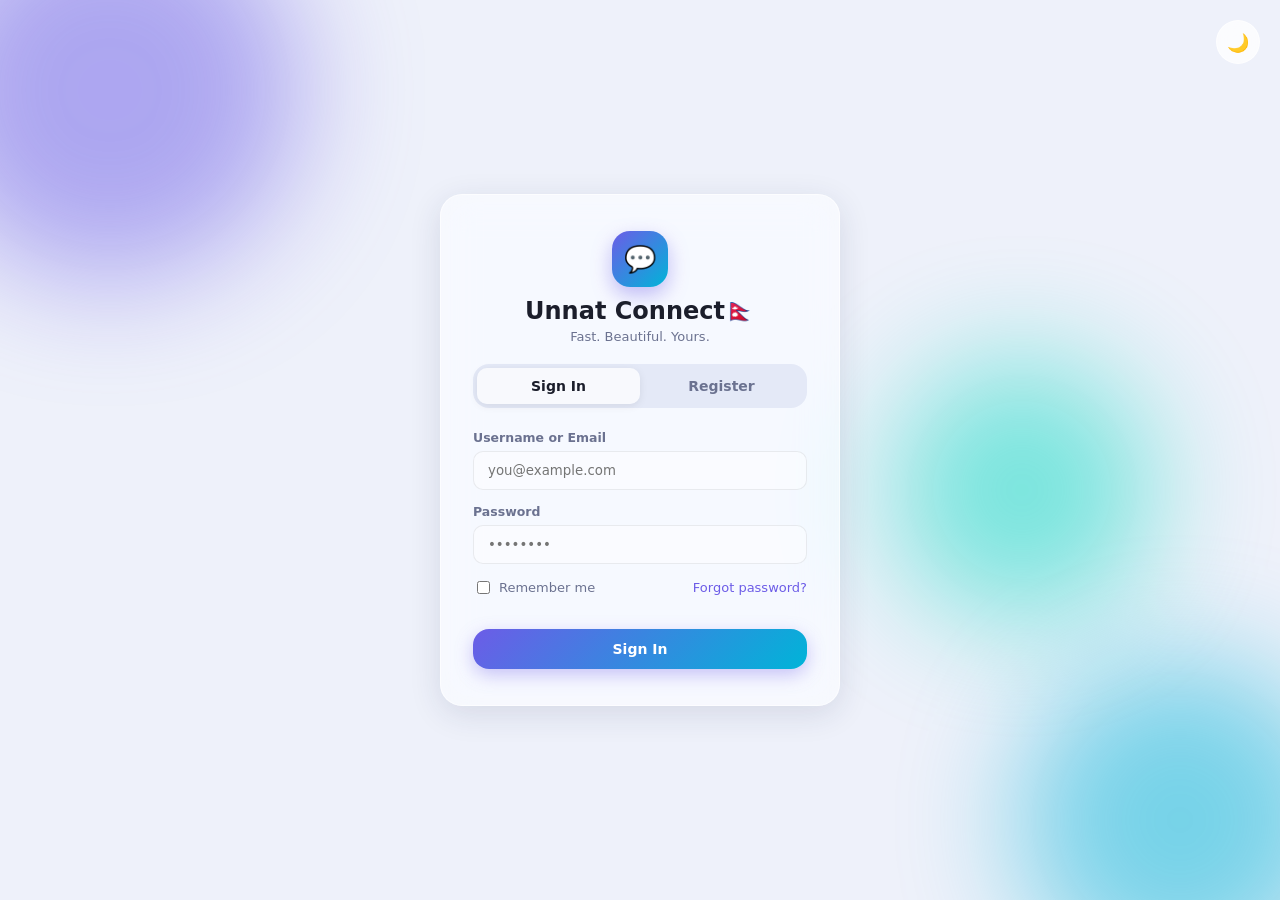
<file: frontend/index.html>
<!DOCTYPE html>
<html lang="en">
<head>
<meta charset="UTF-8">
<meta name="viewport" content="width=device-width, initial-scale=1.0">
<title>Messenger — Sign In</title>
<link rel="stylesheet" href="css/style.css">
</head>
<body class="auth-body">

  <div class="auth-bg-shapes">
    <span class="shape shape-1"></span>
    <span class="shape shape-2"></span>
    <span class="shape shape-3"></span>
  </div>

  <button id="themeToggle" class="theme-toggle" title="Toggle theme">🌙</button>

  <div class="auth-wrapper glass-card">
    <div class="auth-brand">
      <div class="brand-logo">💬</div>
      <h1>Unnat Connect🇳🇵</h1>
      <p class="brand-tag">Fast. Beautiful. Yours.</p>
    </div>

    <div class="auth-tabs">
      <button class="auth-tab active" data-tab="login">Sign In</button>
      <button class="auth-tab" data-tab="register">Register</button>
    </div>

    <!-- LOGIN FORM -->
    <form id="loginForm" class="auth-form active">
      <div class="field">
        <label>Username or Email</label>
        <input type="text" id="loginIdentifier" placeholder="you@example.com" required autocomplete="username">
      </div>
      <div class="field">
        <label>Password</label>
        <input type="password" id="loginPassword" placeholder="••••••••" required autocomplete="current-password">
      </div>
      <div class="field-row">
        <label class="checkbox-label">
          <input type="checkbox" id="rememberMe"> Remember me
        </label>
        <a href="#" id="forgotLink" class="link-muted">Forgot password?</a>
      </div>
      <div id="loginError" class="form-error"></div>
      <button type="submit" class="btn-primary">Sign In</button>
    </form>

    <!-- REGISTER FORM -->
    <form id="registerForm" class="auth-form">
      <div class="field">
        <label>Username</label>
        <input type="text" id="regUsername" placeholder="janedoe" required minlength="3" maxlength="32">
      </div>
      <div class="field">
        <label>Email</label>
        <input type="email" id="regEmail" placeholder="you@example.com" required>
      </div>
      <div class="field">
        <label>Password</label>
        <input type="password" id="regPassword" placeholder="At least 8 characters" required minlength="8">
        <div class="strength-meter"><span id="strengthBar"></span></div>
        <small id="strengthLabel" class="strength-label">Password strength</small>
      </div>
      <div id="registerError" class="form-error"></div>
      <button type="submit" class="btn-primary">Create Account</button>
    </form>

    <!-- FORGOT PASSWORD (UI only, as specified) -->
    <form id="forgotForm" class="auth-form">
      <p class="forgot-note">Enter your email and we'll send you a reset link.</p>
      <div class="field">
        <label>Email</label>
        <input type="email" id="forgotEmail" placeholder="you@example.com" required>
      </div>
      <div id="forgotSuccess" class="form-success"></div>
      <button type="submit" class="btn-primary">Send Reset Link</button>
      <button type="button" id="backToLogin" class="btn-ghost">Back to Sign In</button>
    </form>
  </div>

  <script src="js/api.js"></script>
  <script src="js/auth.js"></script>
</body>
</html>
</file>
<file: frontend/css/style.css>
/* ==========================================================================
   NIMBUS MESSENGER — Design System
   Palette: violet → cyan gradient ("nimbus" = cloud), glass surfaces
   ========================================================================== */

:root {
  --grad-a: #6C5CE7;
  --grad-b: #00B4D8;
  --accent: #00D9C0;
  --danger: #FF5C7A;
  --warn: #FFB020;

  --bg: #EEF1FA;
  --bg-soft: #E4E9F7;
  --text: #1B1E2B;
  --text-muted: #6B7290;
  --border: rgba(27, 30, 43, 0.08);

  --glass-bg: rgba(255, 255, 255, 0.55);
  --glass-bg-strong: rgba(255, 255, 255, 0.75);
  --glass-border: rgba(255, 255, 255, 0.6);
  --glass-shadow: 0 8px 32px rgba(31, 38, 82, 0.12);

  --bubble-sent: linear-gradient(135deg, var(--grad-a), var(--grad-b));
  --bubble-received: rgba(255, 255, 255, 0.75);
  --bubble-received-text: #1B1E2B;

  --radius-lg: 22px;
  --radius-md: 16px;
  --radius-sm: 10px;

  --font-display: "Poppins", "Segoe UI", system-ui, sans-serif;
  --font-body: "Inter", "Segoe UI", system-ui, sans-serif;
}

[data-theme="dark"] {
  --bg: #0E111B;
  --bg-soft: #151926;
  --text: #EDEFF7;
  --text-muted: #9297B3;
  --border: rgba(255, 255, 255, 0.08);

  --glass-bg: rgba(30, 34, 51, 0.55);
  --glass-bg-strong: rgba(30, 34, 51, 0.78);
  --glass-border: rgba(255, 255, 255, 0.08);
  --glass-shadow: 0 8px 32px rgba(0, 0, 0, 0.45);

  --bubble-received: rgba(40, 44, 64, 0.75);
  --bubble-received-text: #EDEFF7;
}

* { box-sizing: border-box; }

html, body {
  margin: 0;
  padding: 0;
  height: 100%;
  font-family: var(--font-body);
  color: var(--text);
  background: var(--bg);
  transition: background 0.35s ease, color 0.35s ease;
}

@import url("https://fonts.googleapis.com/css2?family=Poppins:wght@500;600;700&family=Inter:wght@400;500;600&display=swap");

h1, h2, h3, h4 { font-family: var(--font-display); margin: 0; }

::-webkit-scrollbar { width: 8px; height: 8px; }
::-webkit-scrollbar-thumb { background: rgba(108, 92, 231, 0.35); border-radius: 8px; }
::-webkit-scrollbar-track { background: transparent; }

button { font-family: var(--font-body); cursor: pointer; }
input, textarea {
  font-family: var(--font-body);
  color: var(--text);
  background: rgba(255, 255, 255, 0.4);
  border: 1px solid var(--border);
  border-radius: var(--radius-sm);
  padding: 11px 14px;
  outline: none;
  transition: border 0.2s, box-shadow 0.2s;
}
[data-theme="dark"] input, [data-theme="dark"] textarea { background: rgba(255,255,255,0.05); }
input:focus, textarea:focus {
  border-color: var(--grad-a);
  box-shadow: 0 0 0 3px rgba(108, 92, 231, 0.15);
}

/* ============ GLASS PRIMITIVES ============ */
.glass-card, .glass-panel {
  background: var(--glass-bg);
  border: 1px solid var(--glass-border);
  backdrop-filter: blur(18px) saturate(160%);
  -webkit-backdrop-filter: blur(18px) saturate(160%);
  box-shadow: var(--glass-shadow);
}
.glass-card { border-radius: var(--radius-lg); }
.glass-panel { border-radius: 0; }

.btn-primary {
  background: linear-gradient(135deg, var(--grad-a), var(--grad-b));
  color: #fff;
  border: none;
  padding: 12px 20px;
  border-radius: var(--radius-md);
  font-weight: 600;
  font-size: 14px;
  transition: transform 0.15s ease, box-shadow 0.15s ease, filter 0.15s;
  box-shadow: 0 6px 18px rgba(108, 92, 231, 0.35);
}
.btn-primary:hover { transform: translateY(-1px); filter: brightness(1.05); }
.btn-primary:active { transform: translateY(0); }

.btn-ghost {
  background: transparent;
  border: 1px solid var(--border);
  color: var(--text);
  padding: 10px 16px;
  border-radius: var(--radius-md);
  font-weight: 500;
  font-size: 13px;
  transition: background 0.15s;
}
.btn-ghost:hover { background: rgba(108, 92, 231, 0.08); }
.btn-ghost.small { padding: 6px 12px; font-size: 12px; }

.btn-danger {
  background: var(--danger);
  color: #fff;
  border: none;
  padding: 10px 16px;
  border-radius: var(--radius-md);
  font-weight: 600;
  font-size: 13px;
}

.icon-btn {
  background: transparent;
  border: none;
  font-size: 18px;
  width: 38px;
  height: 38px;
  border-radius: 50%;
  display: inline-flex;
  align-items: center;
  justify-content: center;
  transition: background 0.15s, transform 0.15s;
  color: var(--text);
  position: relative;
}
.icon-btn:hover { background: rgba(108, 92, 231, 0.12); transform: scale(1.06); }
.icon-btn:active { transform: scale(0.95); }

.avatar { border-radius: 50%; object-fit: cover; background: var(--bg-soft); }
.avatar-sm { width: 42px; height: 42px; }
.avatar-lg { width: 92px; height: 92px; border: 3px solid var(--glass-bg-strong); }

.theme-toggle {
  position: fixed; top: 20px; right: 20px; z-index: 50;
  width: 44px; height: 44px; border-radius: 50%;
  background: var(--glass-bg-strong); border: 1px solid var(--glass-border);
  font-size: 18px; backdrop-filter: blur(10px);
}

/* ============ AUTH PAGE ============ */
.auth-body {
  height: 100vh; display: flex; align-items: center; justify-content: center;
  position: relative; overflow: hidden;
}
.auth-bg-shapes { position: fixed; inset: 0; z-index: 0; overflow: hidden; }
.shape {
  position: absolute; border-radius: 50%; filter: blur(60px); opacity: 0.5;
  animation: float 12s ease-in-out infinite;
}
.shape-1 { width: 380px; height: 380px; background: var(--grad-a); top: -100px; left: -80px; }
.shape-2 { width: 320px; height: 320px; background: var(--grad-b); bottom: -80px; right: -60px; animation-delay: -4s; }
.shape-3 { width: 260px; height: 260px; background: var(--accent); top: 40%; right: 10%; animation-delay: -8s; }
@keyframes float {
  0%, 100% { transform: translate(0, 0) scale(1); }
  50% { transform: translate(30px, -30px) scale(1.08); }
}

.auth-wrapper {
  position: relative; z-index: 1;
  width: 400px; max-width: 92vw;
  padding: 36px 32px;
  border-radius: var(--radius-lg);
  animation: rise 0.5s ease;
}
@keyframes rise { from { opacity: 0; transform: translateY(18px); } to { opacity: 1; transform: translateY(0); } }

.auth-brand { text-align: center; margin-bottom: 20px; }
.brand-logo {
  width: 56px; height: 56px; border-radius: 18px; margin: 0 auto 10px;
  background: linear-gradient(135deg, var(--grad-a), var(--grad-b));
  display: flex; align-items: center; justify-content: center; font-size: 26px;
  box-shadow: 0 8px 20px rgba(108, 92, 231, 0.4);
}
.auth-brand h1 { font-size: 24px; font-weight: 700; }
.brand-tag { color: var(--text-muted); font-size: 13px; margin-top: 4px; }

.auth-tabs { display: flex; background: var(--bg-soft); border-radius: var(--radius-md); padding: 4px; margin-bottom: 22px; }
.auth-tab {
  flex: 1; background: transparent; border: none; padding: 10px; border-radius: var(--radius-sm);
  font-weight: 600; font-size: 14px; color: var(--text-muted); transition: all 0.2s;
}
.auth-tab.active { background: var(--glass-bg-strong); color: var(--text); box-shadow: 0 2px 8px rgba(0,0,0,0.08); }

.auth-form { display: none; flex-direction: column; gap: 14px; animation: fadeIn 0.3s ease; }
.auth-form.active { display: flex; }
@keyframes fadeIn { from { opacity: 0; } to { opacity: 1; } }

.field { display: flex; flex-direction: column; gap: 6px; }
.field label { font-size: 12.5px; font-weight: 600; color: var(--text-muted); }
.field-row { display: flex; justify-content: space-between; align-items: center; font-size: 13px; }
.checkbox-label { display: flex; align-items: center; gap: 6px; color: var(--text-muted); cursor: pointer; }
.link-muted { color: var(--grad-a); text-decoration: none; font-weight: 500; }
.link-muted:hover { text-decoration: underline; }

.form-error { color: var(--danger); font-size: 13px; min-height: 4px; }
.form-success { color: #17A673; font-size: 13px; min-height: 4px; }
.forgot-note { font-size: 13px; color: var(--text-muted); margin: 0 0 4px; }

.strength-meter { height: 4px; border-radius: 4px; background: var(--bg-soft); overflow: hidden; }
.strength-meter span { display: block; height: 100%; width: 0%; transition: width 0.3s, background 0.3s; }
.strength-label { color: var(--text-muted); }

/* ============ APP SHELL ============ */
.app-body { height: 100vh; overflow: hidden; }
.app-shell { display: flex; height: 100vh; }

.sidebar {
  width: 340px; min-width: 340px; display: flex; flex-direction: column;
  border-right: 1px solid var(--glass-border);
}
.sidebar-top { display: flex; align-items: center; justify-content: space-between; padding: 18px 16px 10px; }
.my-profile { display: flex; align-items: center; gap: 10px; cursor: pointer; }
.my-name { font-weight: 600; font-size: 14.5px; }
.my-status { font-size: 11.5px; color: var(--text-muted); }
.sidebar-icons { display: flex; gap: 2px; }

.search-box { padding: 8px 16px; }
.search-box input { width: 100%; border-radius: var(--radius-md); }

.sidebar-filters { display: flex; gap: 8px; padding: 8px 16px 12px; overflow-x: auto; }
.filter-chip {
  background: var(--bg-soft); border: none; padding: 7px 14px; border-radius: 20px;
  font-size: 12.5px; font-weight: 500; color: var(--text-muted); white-space: nowrap; transition: all 0.2s;
}
.filter-chip.active { background: linear-gradient(135deg, var(--grad-a), var(--grad-b)); color: #fff; }

.chat-list { flex: 1; overflow-y: auto; padding: 4px 8px 12px; }
.chat-item {
  display: flex; align-items: center; gap: 12px; padding: 11px 10px; border-radius: var(--radius-md);
  cursor: pointer; transition: background 0.15s; position: relative; margin-bottom: 2px;
}
.chat-item:hover { background: rgba(108, 92, 231, 0.08); }
.chat-item.active { background: linear-gradient(135deg, rgba(108,92,231,0.14), rgba(0,180,216,0.14)); }
.chat-item .avatar-wrap { position: relative; flex-shrink: 0; }
.online-dot {
  width: 11px; height: 11px; border-radius: 50%; background: #2ED47A;
  position: absolute; bottom: 0; right: 0; border: 2px solid var(--bg);
}
.chat-item-body { flex: 1; min-width: 0; }
.chat-item-top { display: flex; justify-content: space-between; align-items: center; }
.chat-item-name { font-weight: 600; font-size: 14px; white-space: nowrap; overflow: hidden; text-overflow: ellipsis; }
.chat-item-time { font-size: 11px; color: var(--text-muted); flex-shrink: 0; }
.chat-item-preview { display: flex; justify-content: space-between; align-items: center; gap: 6px; }
.chat-item-preview p { margin: 2px 0 0; font-size: 12.5px; color: var(--text-muted); white-space: nowrap; overflow: hidden; text-overflow: ellipsis; }
.unread-badge {
  background: linear-gradient(135deg, var(--grad-a), var(--grad-b)); color: #fff; font-size: 10.5px; font-weight: 700;
  min-width: 19px; height: 19px; border-radius: 10px; display: flex; align-items: center; justify-content: center; padding: 0 5px;
}
.pin-icon { font-size: 11px; margin-right: 3px; }
.empty-state { text-align: center; color: var(--text-muted); font-size: 13px; padding: 40px 20px; }

/* ============ CHAT AREA ============ */
.chat-area { flex: 1; display: flex; flex-direction: column; position: relative; background: var(--bg); }
.no-chat-selected { flex: 1; display: flex; flex-direction: column; align-items: center; justify-content: center; color: var(--text-muted); text-align: center; }
.no-chat-icon { font-size: 56px; margin-bottom: 12px; opacity: 0.6; }
.no-chat-selected h2 { font-size: 18px; color: var(--text); }

.active-chat { flex: 1; display: flex; flex-direction: column; min-height: 0; }

.chat-header { display: flex; align-items: center; justify-content: space-between; padding: 12px 20px; }
.chat-header-info { display: flex; align-items: center; gap: 12px; cursor: pointer; }
.chat-title { font-weight: 600; font-size: 15px; }
.chat-subtitle { font-size: 12px; color: var(--text-muted); }
.chat-header-actions { display: flex; gap: 4px; }

.in-chat-search { display: flex; gap: 8px; padding: 10px 20px; border-bottom: 1px solid var(--border); }
.in-chat-search input { flex: 1; border-radius: var(--radius-sm); }
.in-chat-search button { background: transparent; border: none; font-size: 16px; color: var(--text-muted); }

.messages-container { flex: 1; overflow-y: auto; padding: 20px 24px; display: flex; flex-direction: column; }
.load-more-wrap { text-align: center; margin-bottom: 10px; }
.messages-list { display: flex; flex-direction: column; gap: 4px; margin-top: auto; }

.msg-row { display: flex; gap: 8px; max-width: 68%; animation: slideIn 0.25s ease; position: relative; }
@keyframes slideIn { from { opacity: 0; transform: translateY(8px); } to { opacity: 1; transform: translateY(0); } }
.msg-row.sent { align-self: flex-end; flex-direction: row-reverse; }
.msg-row.received { align-self: flex-start; }
.msg-row .avatar-sm { width: 30px; height: 30px; align-self: flex-end; }

.bubble-col { display: flex; flex-direction: column; gap: 3px; }
.msg-row.sent .bubble-col { align-items: flex-end; }

.bubble {
  padding: 10px 14px; border-radius: 18px; font-size: 14px; line-height: 1.45; position: relative;
  word-wrap: break-word; white-space: pre-wrap;
}
.msg-row.sent .bubble { background: var(--bubble-sent); color: #fff; border-bottom-right-radius: 4px; }
.msg-row.received .bubble { background: var(--bubble-received); color: var(--bubble-received-text); border-bottom-left-radius: 4px; backdrop-filter: blur(10px); }
.bubble.deleted { font-style: italic; opacity: 0.6; }

.bubble-reply {
  border-left: 3px solid rgba(255,255,255,0.6); padding: 4px 8px; margin-bottom: 6px;
  font-size: 12px; opacity: 0.85; border-radius: 4px; background: rgba(0,0,0,0.08);
}
.msg-row.received .bubble-reply { border-left-color: var(--grad-a); }

.msg-meta { display: flex; gap: 5px; align-items: center; font-size: 10.5px; color: var(--text-muted); padding: 0 4px; }
.msg-meta .edited-tag { font-style: italic; }
.read-receipt { font-size: 11px; }
.read-receipt.seen { color: var(--grad-b); }

.reactions-row { display: flex; gap: 3px; flex-wrap: wrap; }
.reaction-chip {
  background: var(--glass-bg-strong); border: 1px solid var(--border); border-radius: 12px;
  padding: 1px 7px; font-size: 12px; display: flex; align-items: center; gap: 3px; cursor: pointer;
}

.attachment-bubble img, .attachment-bubble video { max-width: 260px; border-radius: 14px; display: block; cursor: pointer; }
.attachment-file {
  display: flex; align-items: center; gap: 10px; background: rgba(255,255,255,0.15); padding: 8px 12px; border-radius: 12px;
  text-decoration: none; color: inherit;
}
.attachment-file .file-icon { font-size: 22px; }
.attachment-file .file-meta { font-size: 12px; opacity: 0.85; }

.msg-actions {
  position: absolute; top: -14px; display: none; gap: 2px; background: var(--glass-bg-strong);
  border: 1px solid var(--border); border-radius: 20px; padding: 3px; box-shadow: var(--glass-shadow);
}
.msg-row.sent .msg-actions { right: 40px; }
.msg-row.received .msg-actions { left: 40px; }
.msg-row:hover .msg-actions { display: flex; }
.msg-actions button { background: transparent; border: none; font-size: 14px; padding: 4px 6px; border-radius: 50%; }
.msg-actions button:hover { background: rgba(108,92,231,0.15); }

.reaction-picker-popup {
  position: absolute; top: -44px; display: flex; gap: 4px; background: var(--glass-bg-strong);
  border: 1px solid var(--border); border-radius: 24px; padding: 6px 8px; box-shadow: var(--glass-shadow); z-index: 5;
}
.reaction-picker-popup span { cursor: pointer; font-size: 18px; transition: transform 0.1s; }
.reaction-picker-popup span:hover { transform: scale(1.3); }

.day-divider { text-align: center; margin: 14px 0 10px; }
.day-divider span { background: var(--glass-bg-strong); padding: 4px 14px; border-radius: 20px; font-size: 11.5px; color: var(--text-muted); }

.typing-indicator { padding: 4px 0 0 6px; font-size: 12.5px; color: var(--text-muted); display: flex; align-items: center; gap: 6px; }
.typing-dots { display: inline-flex; gap: 3px; }
.typing-dots span { width: 5px; height: 5px; border-radius: 50%; background: var(--grad-a); animation: bounce 1.2s infinite; }
.typing-dots span:nth-child(2) { animation-delay: 0.15s; }
.typing-dots span:nth-child(3) { animation-delay: 0.3s; }
@keyframes bounce { 0%, 60%, 100% { transform: translateY(0); opacity: 0.5; } 30% { transform: translateY(-4px); opacity: 1; } }

.reply-preview, .attachment-preview {
  display: flex; align-items: center; justify-content: space-between; padding: 8px 20px;
  border-top: 1px solid var(--border); font-size: 13px;
}
.reply-preview-text { color: var(--text-muted); font-size: 12px; white-space: nowrap; overflow: hidden; text-overflow: ellipsis; max-width: 400px; }
.attachment-preview { gap: 10px; }
.attachment-preview img { height: 50px; border-radius: 8px; }
.attachment-preview .remove-attach { background: transparent; border: none; color: var(--danger); font-size: 14px; }

.message-input-bar { display: flex; align-items: center; gap: 6px; padding: 12px 16px; position: relative; }
.message-input {
  flex: 1; border-radius: 22px; padding: 11px 16px; background: rgba(255,255,255,0.5);
}
[data-theme="dark"] .message-input { background: rgba(255,255,255,0.06); }
.send-btn {
  width: 42px; height: 42px; border-radius: 50%; border: none; color: #fff; font-size: 16px;
  background: linear-gradient(135deg, var(--grad-a), var(--grad-b)); flex-shrink: 0;
  transition: transform 0.15s; box-shadow: 0 4px 14px rgba(108,92,231,0.4);
}
.send-btn:hover { transform: scale(1.06); }
.send-btn:active { transform: scale(0.94); }
.mic-recording { color: var(--danger) !important; animation: pulse 1s infinite; }
@keyframes pulse { 0%, 100% { opacity: 1; } 50% { opacity: 0.4; } }

.emoji-picker {
  position: absolute; bottom: 60px; left: 60px; width: 260px; max-height: 220px; overflow-y: auto;
  background: var(--glass-bg-strong); border: 1px solid var(--border); border-radius: var(--radius-md);
  padding: 10px; display: flex; flex-wrap: wrap; gap: 4px; box-shadow: var(--glass-shadow); z-index: 20;
}
.emoji-picker span { font-size: 20px; cursor: pointer; padding: 4px; border-radius: 6px; }
.emoji-picker span:hover { background: rgba(108,92,231,0.15); }

/* ============ MODALS ============ */
.modal-overlay {
  display: none; position: fixed; inset: 0; background: rgba(10, 12, 20, 0.4);
  backdrop-filter: blur(4px); align-items: center; justify-content: center; z-index: 100;
}
.modal-overlay.show { display: flex; animation: fadeIn 0.2s ease; }
.modal { width: 420px; max-width: 92vw; max-height: 84vh; overflow-y: auto; padding: 22px 24px; border-radius: var(--radius-lg); animation: rise 0.3s ease; }
.modal.small { width: 340px; text-align: center; }
.modal-header { display: flex; align-items: center; justify-content: space-between; margin-bottom: 16px; }
.modal-close { background: transparent; border: none; font-size: 16px; color: var(--text-muted); }
.modal-input { width: 100%; margin-bottom: 10px; border-radius: var(--radius-sm); }
.modal-list { display: flex; flex-direction: column; gap: 4px; max-height: 320px; overflow-y: auto; }
.modal-actions { display: flex; flex-direction: column; gap: 8px; margin-top: 16px; }

.result-item {
  display: flex; align-items: center; gap: 10px; padding: 9px; border-radius: var(--radius-md); cursor: pointer;
}
.result-item:hover { background: rgba(108,92,231,0.1); }
.result-item .name { font-weight: 600; font-size: 13.5px; }
.result-item .sub { font-size: 11.5px; color: var(--text-muted); }

.chip-list { display: flex; flex-wrap: wrap; gap: 6px; margin: 8px 0; }
.chip { background: var(--bg-soft); padding: 5px 10px; border-radius: 14px; font-size: 12px; display: flex; align-items: center; gap: 5px; }
.chip button { background: transparent; border: none; color: var(--danger); font-size: 11px; }

.profile-edit { display: flex; flex-direction: column; gap: 12px; }
.cover-wrap { position: relative; height: 110px; border-radius: var(--radius-md); overflow: hidden; background: var(--bg-soft); margin-bottom: -46px; }
.cover-img { width: 100%; height: 100%; object-fit: cover; }
.upload-badge { position: absolute; bottom: 6px; right: 6px; background: rgba(0,0,0,0.55); color: #fff; border: none; border-radius: 12px; padding: 4px 8px; font-size: 11px; }
.avatar-wrap { position: relative; width: fit-content; margin: 0 auto 10px; }
.avatar-upload { position: absolute; bottom: 0; right: 0; border-radius: 50%; width: 28px; height: 28px; padding: 0; background: var(--grad-a); }
.divider { border: none; border-top: 1px solid var(--border); margin: 6px 0; }

.settings-list { display: flex; flex-direction: column; gap: 4px; }
.settings-row { display: flex; align-items: center; justify-content: space-between; padding: 12px 4px; border-bottom: 1px solid var(--border); font-size: 14px; }
.settings-row.clickable { cursor: pointer; }
.settings-row.clickable:hover { color: var(--grad-a); }
.chevron { color: var(--text-muted); }
.danger-text { color: var(--danger); }

.switch { position: relative; display: inline-block; width: 42px; height: 24px; }
.switch input { opacity: 0; width: 0; height: 0; }
.slider { position: absolute; cursor: pointer; inset: 0; background: var(--bg-soft); border-radius: 24px; transition: 0.25s; }
.slider::before { content: ""; position: absolute; height: 18px; width: 18px; left: 3px; bottom: 3px; background: #fff; border-radius: 50%; transition: 0.25s; }
.switch input:checked + .slider { background: linear-gradient(135deg, var(--grad-a), var(--grad-b)); }
.switch input:checked + .slider::before { transform: translateX(18px); }

.toast-container { position: fixed; bottom: 24px; right: 24px; display: flex; flex-direction: column; gap: 8px; z-index: 200; }
.toast {
  background: var(--glass-bg-strong); border: 1px solid var(--border); padding: 12px 18px; border-radius: var(--radius-md);
  box-shadow: var(--glass-shadow); font-size: 13.5px; animation: rise 0.25s ease; max-width: 300px;
}
.toast.error { border-left: 3px solid var(--danger); }
.toast.success { border-left: 3px solid var(--accent); }

.lightbox { position: fixed; inset: 0; margin: auto; max-width: 90vw; max-height: 90vh; z-index: 300; border-radius: 12px; box-shadow: 0 20px 60px rgba(0,0,0,0.5); }

.skeleton { background: linear-gradient(90deg, var(--bg-soft) 25%, rgba(255,255,255,0.4) 50%, var(--bg-soft) 75%); background-size: 200% 100%; animation: shimmer 1.4s infinite; border-radius: var(--radius-md); }
@keyframes shimmer { 0% { background-position: 200% 0; } 100% { background-position: -200% 0; } }

/* ============ RESPONSIVE ============ */
.mobile-back { display: none; }
@media (max-width: 900px) {
  .sidebar { position: absolute; z-index: 30; height: 100%; width: 100%; min-width: 0; transform: translateX(0); transition: transform 0.3s ease; }
  .sidebar.chat-open { transform: translateX(-100%); }
  .chat-area { width: 100%; }
  .msg-row { max-width: 84%; }
  .mobile-back { display: inline-flex; }
}
@media (max-width: 600px) {
  .modal { width: 94vw; }
  .emoji-picker { width: 220px; left: 10px; }
}

@media (prefers-reduced-motion: reduce) {
  * { animation-duration: 0.001ms !important; animation-iteration-count: 1 !important; transition-duration: 0.001ms !important; }
}

/* ============ CALLS (audio/video, WebRTC) ============ */
.call-overlay {
  display: none; position: fixed; inset: 0; background: rgba(10, 12, 20, 0.55);
  backdrop-filter: blur(6px); align-items: center; justify-content: center; z-index: 400;
}

.call-card {
  width: 320px; max-width: 92vw; padding: 36px 28px; border-radius: var(--radius-lg);
  display: flex; flex-direction: column; align-items: center; gap: 6px; text-align: center;
  animation: rise 0.3s ease;
}
.call-card .avatar-lg { margin-bottom: 10px; }
.call-card h3 { font-family: var(--font-display); font-size: 19px; }

.call-ring-pulse { animation: call-pulse 1.6s infinite; }
@keyframes call-pulse {
  0% { box-shadow: 0 0 0 0 rgba(108, 92, 231, 0.45); }
  70% { box-shadow: 0 0 0 22px rgba(108, 92, 231, 0); }
  100% { box-shadow: 0 0 0 0 rgba(108, 92, 231, 0); }
}

.call-actions { display: flex; gap: 28px; margin-top: 22px; }
.call-round-btn {
  width: 58px; height: 58px; border-radius: 50%; border: none; font-size: 22px;
  display: flex; align-items: center; justify-content: center; cursor: pointer;
  box-shadow: var(--glass-shadow); transition: transform 0.15s ease;
}
.call-round-btn:hover { transform: scale(1.08); }
.call-round-btn:active { transform: scale(0.94); }
.call-round-btn.accept { background: linear-gradient(135deg, var(--accent), var(--grad-b)); color: #fff; }
.call-round-btn.reject { background: var(--danger); color: #fff; }

/* Active call stage (audio or video, unified) */
.call-stage {
  position: relative; width: 100%; height: 100%; background: #0B0D16;
  display: flex; align-items: center; justify-content: center; overflow: hidden;
}
#remoteVideo, #localVideo { display: none; }
#remoteVideo {
  position: absolute; inset: 0; width: 100%; height: 100%; object-fit: cover; background: #0B0D16;
}
.local-video-pip {
  position: absolute; bottom: 108px; right: 20px; width: 120px; height: 160px; object-fit: cover;
  border-radius: var(--radius-md); border: 2px solid var(--glass-border); box-shadow: var(--glass-shadow);
  transform: scaleX(-1); z-index: 2;
}

.call-audio-view {
  display: flex; flex-direction: column; align-items: center; gap: 12px; color: #fff; z-index: 1;
}
.call-audio-view .avatar-lg { width: 120px; height: 120px; }
.call-audio-view h3 { font-family: var(--font-display); font-size: 22px; }

.call-top-bar {
  position: absolute; top: 18px; left: 50%; transform: translateX(-50%);
  display: flex; align-items: center; gap: 10px; padding: 8px 16px; border-radius: 20px;
  background: rgba(10, 12, 20, 0.55); backdrop-filter: blur(6px); color: #fff; font-size: 13px; z-index: 3;
}
.call-status-label { font-weight: 500; }
.call-timer { font-variant-numeric: tabular-nums; opacity: 0.85; }
.call-muted-badge { background: rgba(255, 92, 122, 0.25); color: #FFB3C1; padding: 2px 8px; border-radius: 10px; font-size: 11.5px; }

.call-quality-dot { width: 9px; height: 9px; border-radius: 50%; background: var(--text-muted); flex-shrink: 0; }
.call-quality-dot.quality-good { background: var(--accent); }
.call-quality-dot.quality-fair { background: var(--warn); }
.call-quality-dot.quality-poor { background: var(--danger); animation: pulse 1s infinite; }

.call-controls {
  position: absolute; bottom: 26px; left: 50%; transform: translateX(-50%);
  display: flex; gap: 14px; z-index: 3;
}
.call-ctrl-btn {
  width: 52px; height: 52px; border-radius: 50%; border: none; font-size: 20px; cursor: pointer;
  background: rgba(255, 255, 255, 0.14); color: #fff; backdrop-filter: blur(6px);
  display: flex; align-items: center; justify-content: center; transition: transform 0.15s ease, background 0.15s ease;
}
.call-ctrl-btn:hover { background: rgba(255, 255, 255, 0.24); transform: scale(1.06); }
.call-ctrl-btn:active { transform: scale(0.94); }
.call-ctrl-btn.end { background: var(--danger); }
.call-ctrl-btn.end:hover { background: #ff3f63; }
.call-ctrl-btn.active-danger { background: var(--danger); }

@media (max-width: 600px) {
  .local-video-pip { width: 92px; height: 124px; bottom: 96px; right: 14px; }
  .call-controls { gap: 10px; }
  .call-ctrl-btn { width: 46px; height: 46px; font-size: 18px; }
}
</file>
